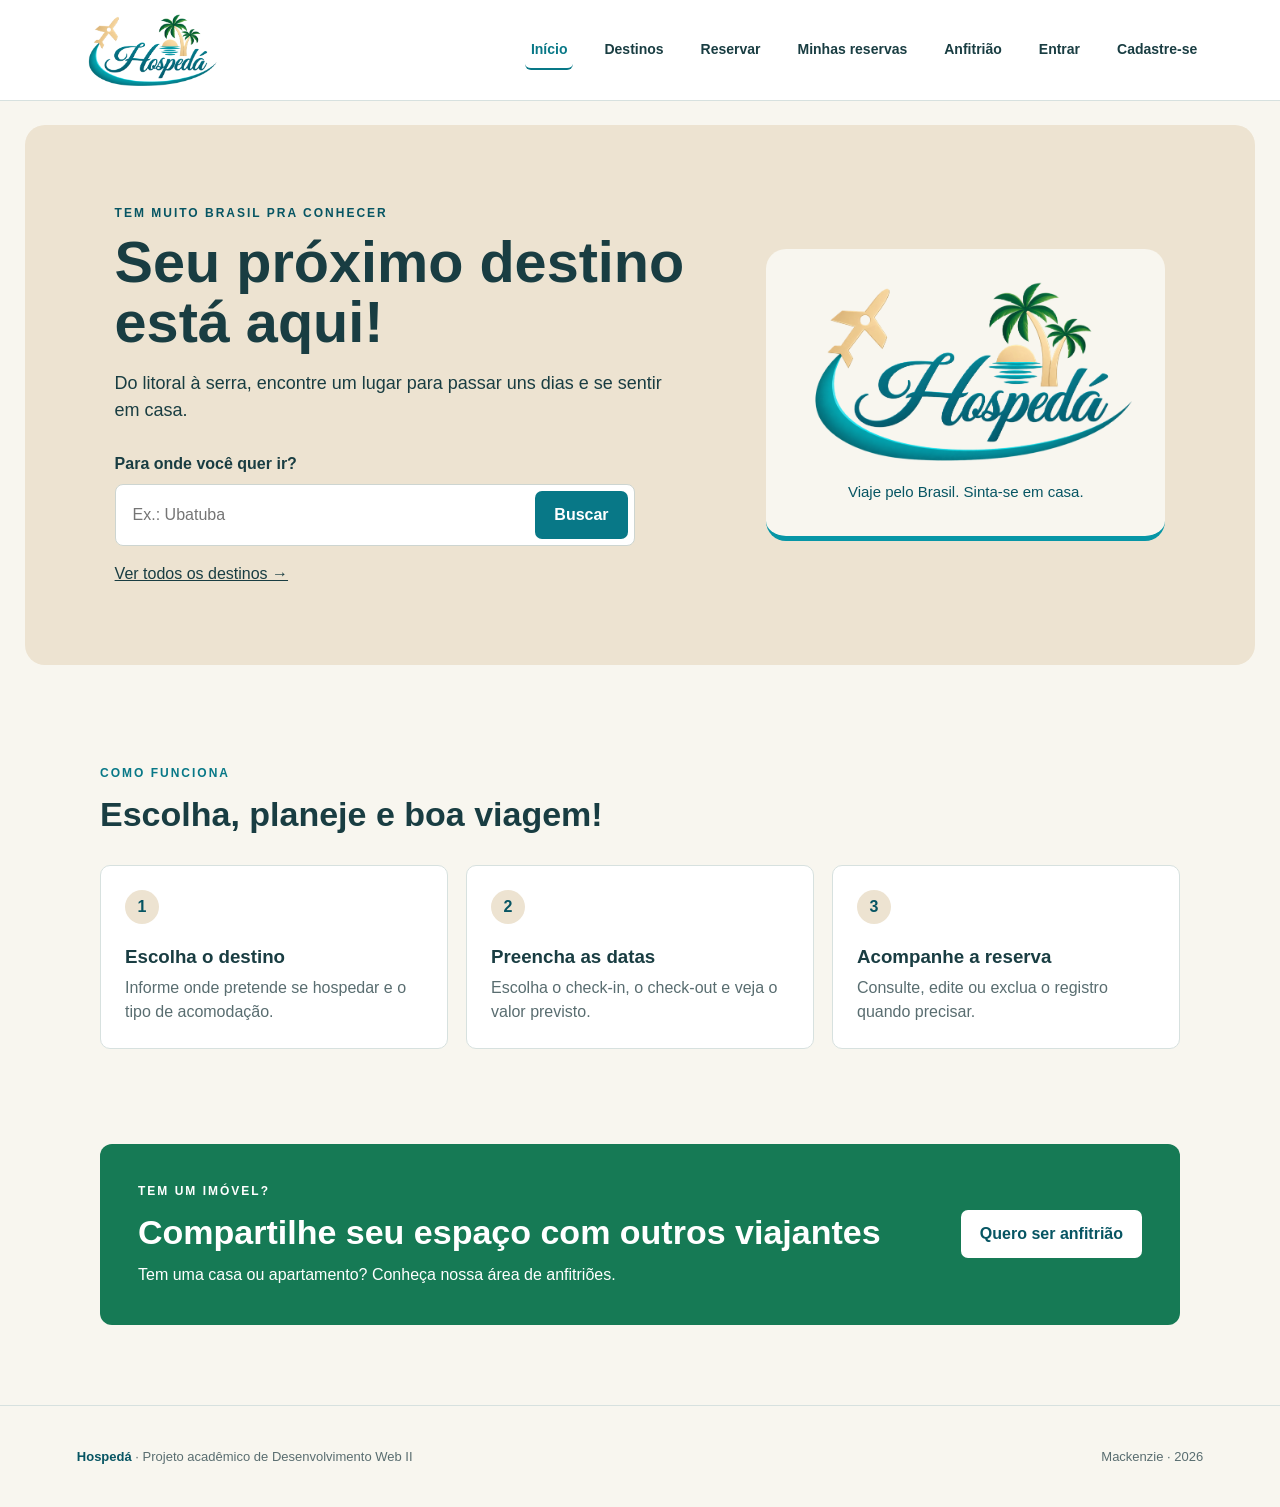
<file: index.html>
<!doctype html>
<html lang="pt-BR">

<head>
  <meta charset="UTF-8" />
  <meta name="viewport" content="width=device-width, initial-scale=1.0" />
  <title>Hospedá - Início</title>
  <link rel="stylesheet" href="css/style.css" />
  <link rel="stylesheet" href="css/home.css" />
</head>

<body>
  <!-- Menu principal -->
  <header>
    <a class="logo" href="index.html"><img src="img/logo-hospeda.png" alt="Hospedá - início"></a>
    <nav>
      <a href="index.html" class="selecionado">Início</a>
      <a href="destinos.html">Destinos</a>
      <a href="reserva.html">Reservar</a>
      <a href="reservas.html">Minhas reservas</a>
      <a href="anfitriao.html">Anfitrião</a>
      <a href="login.html">Entrar</a>
      <a href="cadastro.html">Cadastre-se</a>
    </nav>
  </header>
  <main>
    <!-- Banner de busca inicial -->
    <section class="banner">
      <div class="texto-banner">
        <p class="destaque">TEM MUITO BRASIL PRA CONHECER</p>
        <h1>Seu próximo destino está aqui!</h1>
        <p>Do litoral à serra, encontre um lugar para passar uns dias e se sentir em casa.</p>
        <form action="destinos.html" method="get" class="busca-destino">
          <label for="destino-busca">Para onde você quer ir?</label>
          <div>
            <input id="destino-busca" name="destino" type="search" placeholder="Ex.: Ubatuba" maxlength="70" /><button
              class="botao botao-claro" type="submit">Buscar</button>
          </div>
        </form>
        <a class="ver-destinos" href="destinos.html">
          Ver todos os destinos →
        </a>
      </div>
      <div class="marca-banner">
        <img src="img/logo-hospeda.png" alt="Hospedá">
        <p>Viaje pelo Brasil. Sinta-se em casa.</p>
      </div>
    </section>
    <!-- Passos de uso do site -->
    <section class="conteudo home-info">
      <p class="destaque verde">COMO FUNCIONA</p>
      <h2>Escolha, planeje e boa viagem!</h2>
      <div class="passos">
        <article>
          <b>1</b>
          <h3>Escolha o destino</h3>
          <p>Informe onde pretende se hospedar e o tipo de acomodação.</p>
        </article>
        <article>
          <b>2</b>
          <h3>Preencha as datas</h3>
          <p>Escolha o check-in, o check-out e veja o valor previsto.</p>
        </article>
        <article>
          <b>3</b>
          <h3>Acompanhe a reserva</h3>
          <p>Consulte, edite ou exclua o registro quando precisar.</p>
        </article>
      </div>
    </section>
    <!-- Chamada para anfitrioes -->
    <section class="chamada-anfitriao">
      <div>
        <p class="destaque">TEM UM IMÓVEL?</p>
        <h2>Compartilhe seu espaço com outros viajantes</h2>
        <p>Tem uma casa ou apartamento? Conheça nossa área de anfitriões.</p>
      </div>
      <a class="botao botao-claro" href="anfitriao.html">Quero ser anfitrião</a>
    </section>
  </main>
  <footer>
    <p>
      <strong>Hospedá</strong> · Projeto acadêmico de Desenvolvimento Web II
    </p>
    <p>Mackenzie · 2026</p>
  </footer>
  <script src="js/conta.js"></script>
</body>

</html>
</file>
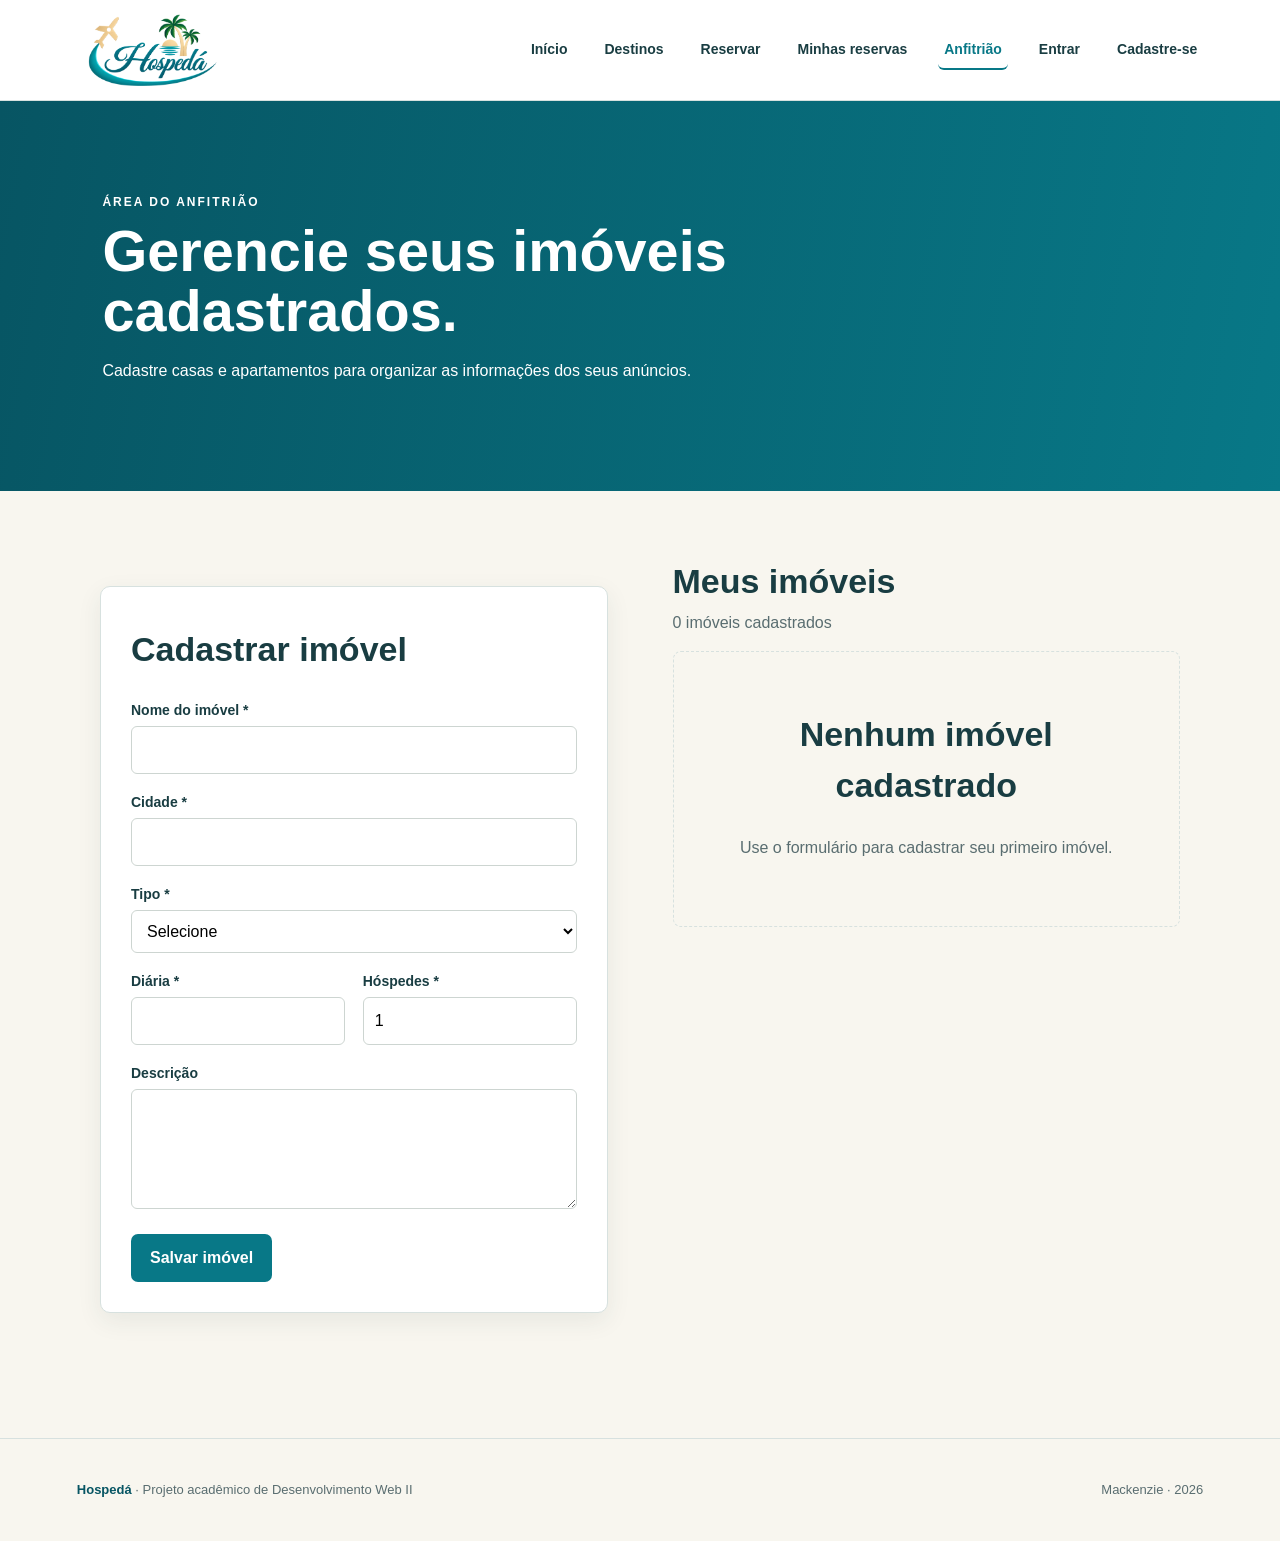
<file: anfitriao.html>
<!DOCTYPE html>
<html lang="pt-BR">
  <head>
    <meta charset="UTF-8" />
    <meta name="viewport" content="width=device-width, initial-scale=1.0" />
    <title>Hospedá - Área do anfitrião</title>
    <link rel="stylesheet" href="css/style.css" />
    <link rel="stylesheet" href="css/anfitriao.css" />
  </head>
  <body>
    <!-- Menu principal -->
    <header>
      <a class="logo" href="index.html">
        <img src="img/logo-hospeda.png" alt="Hospedá - início" />
      </a>
      <nav>
        <a href="index.html">Início</a>
        <a href="destinos.html">Destinos</a>
        <a href="reserva.html">Reservar</a>
        <a href="reservas.html">Minhas reservas</a>
        <a href="anfitriao.html" class="selecionado">Anfitrião</a>
        <a href="login.html">Entrar</a>
        <a href="cadastro.html">Cadastre-se</a>
      </nav>
    </header>

    <main>
      <!-- Apresentacao da area do anfitriao -->
      <section class="banner-anfitriao">
        <div>
          <p class="destaque">ÁREA DO ANFITRIÃO</p>
          <h1>Gerencie seus imóveis cadastrados.</h1>
          <p>Cadastre casas e apartamentos para organizar as informações dos seus anúncios.</p>
        </div>
      </section>

      <section class="conteudo conteudo-anfitriao">
        <!-- Cadastro e edicao de imoveis -->
        <form id="form-anfitriao" class="form-simples">
          <h2 id="titulo-imovel">Cadastrar imóvel</h2>
          <input type="hidden" id="id-imovel" />

          <div class="campo">
            <label for="nome-imovel">Nome do imóvel *</label>
            <input type="text" id="nome-imovel" maxlength="60" required />
          </div>

          <div class="campo">
            <label for="cidade-imovel">Cidade *</label>
            <input type="text" id="cidade-imovel" maxlength="70" required />
          </div>

          <div class="campo">
            <label for="tipo-imovel">Tipo *</label>
            <select id="tipo-imovel" required>
              <option value="">Selecione</option>
              <option>Casa</option>
              <option>Apartamento</option>
            </select>
          </div>

          <div class="linha-form">
            <div class="campo">
              <label for="diaria-imovel">Diária *</label>
              <input type="number" id="diaria-imovel" min="50" required />
            </div>

            <div class="campo">
              <label for="hospedes-imovel">Hóspedes *</label>
              <input type="number" id="hospedes-imovel" min="1" max="12" value="1" required />
            </div>
          </div>

          <div class="campo">
            <label for="descricao-imovel">Descrição</label>
            <textarea id="descricao-imovel" rows="4" maxlength="160"></textarea>
          </div>

          <p id="mensagem-anfitriao" class="mensagem-anfitriao"></p>
          <button class="botao botao-verde" type="submit" id="salvar-imovel">Salvar imóvel</button>
        </form>

        <!-- Lista de imoveis cadastrados -->
        <section>
          <div class="cabecalho-lista-imoveis">
            <h2>Meus imóveis</h2>
            <p id="total-imoveis">0 imóveis cadastrados</p>
          </div>

          <div id="lista-imoveis" class="lista-imoveis"></div>
          <div id="sem-imoveis" class="sem-reservas">
            <h2>Nenhum imóvel cadastrado</h2>
            <p>Use o formulário para cadastrar seu primeiro imóvel.</p>
          </div>
        </section>
      </section>
    </main>

    <footer>
      <p><strong>Hospedá</strong> · Projeto acadêmico de Desenvolvimento Web II</p>
      <p>Mackenzie · 2026</p>
    </footer>

    <script type="module" src="js/anfitriao.js"></script>
    <script src="js/conta.js"></script>
  </body>
</html>
</file>
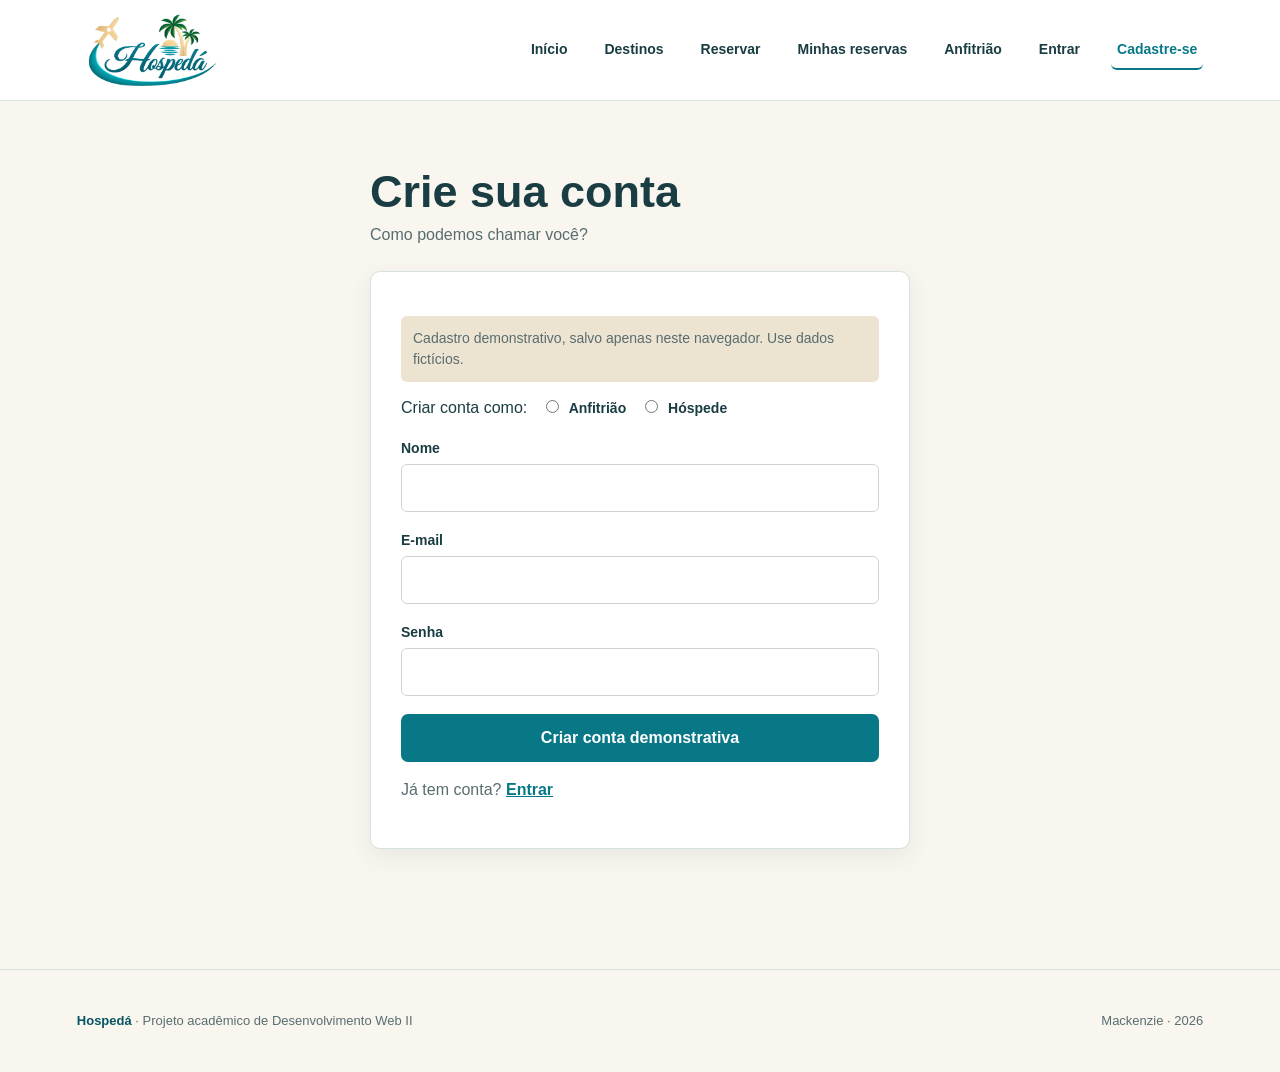
<file: cadastro.html>
﻿<!DOCTYPE html>
<html lang="pt-BR">
  <head>
    <meta charset="UTF-8" />
    <meta name="viewport" content="width=device-width, initial-scale=1.0" />
    <title>Hospedá - Cadastro</title>
    <link rel="stylesheet" href="css/style.css" />
    <link rel="stylesheet" href="css/conta.css" />
  </head>
  <body>
    <!-- Menu principal -->
    <header>
      <a class="logo" href="index.html">
        <img src="img/logo-hospeda.png" alt="Hospedá - início" />
      </a>
      <nav>
        <a href="index.html">Início</a>
        <a href="destinos.html">Destinos</a>
        <a href="reserva.html">Reservar</a>
        <a href="reservas.html">Minhas reservas</a>
        <a href="anfitriao.html">Anfitrião</a>
        <a href="login.html">Entrar</a>
        <a href="cadastro.html" class="selecionado">Cadastre-se</a>
      </nav>
    </header>

    <main class="conteudo pagina-conta">
      <!-- Formulario de cadastro demonstrativo -->
      <div class="cabecalho-pagina">
        <h1>Crie sua conta</h1>
        <p>Como podemos chamar você?</p>
      </div>

      <form id="form-cadastro" class="form-simples">
        <p class="aviso-conta">
          Cadastro demonstrativo, salvo apenas neste navegador. Use dados fictícios.
        </p>

        <div class="campo tipo-conta">
          <p>Criar conta como:</p>
          <label><input type="radio" name="tipo-conta" value="anfitriao" required /> Anfitrião</label>
          <label><input type="radio" name="tipo-conta" value="hospede" required /> Hóspede</label>
        </div>

        <div class="campo">
          <label for="nome-conta">Nome</label>
          <input id="nome-conta" name="nome" type="text" minlength="3" maxlength="60" required />
        </div>

        <div class="campo">
          <label for="email">E-mail</label>
          <input id="email" name="email" type="email" maxlength="120" required />
        </div>

        <div class="campo">
          <label for="senha">Senha</label>
          <input id="senha" name="senha" type="password" minlength="4" maxlength="30" required />
        </div>

        <p id="mensagem-conta" role="status"></p>
        <button class="botao botao-verde" type="submit">Criar conta demonstrativa</button>
        <p>Já tem conta? <a class="link-conta" href="login.html">Entrar</a></p>
      </form>
    </main>

    <footer>
      <p><strong>Hospedá</strong> · Projeto acadêmico de Desenvolvimento Web II</p>
      <p>Mackenzie · 2026</p>
    </footer>

    <script src="js/conta.js"></script>
  </body>
</html>
</file>
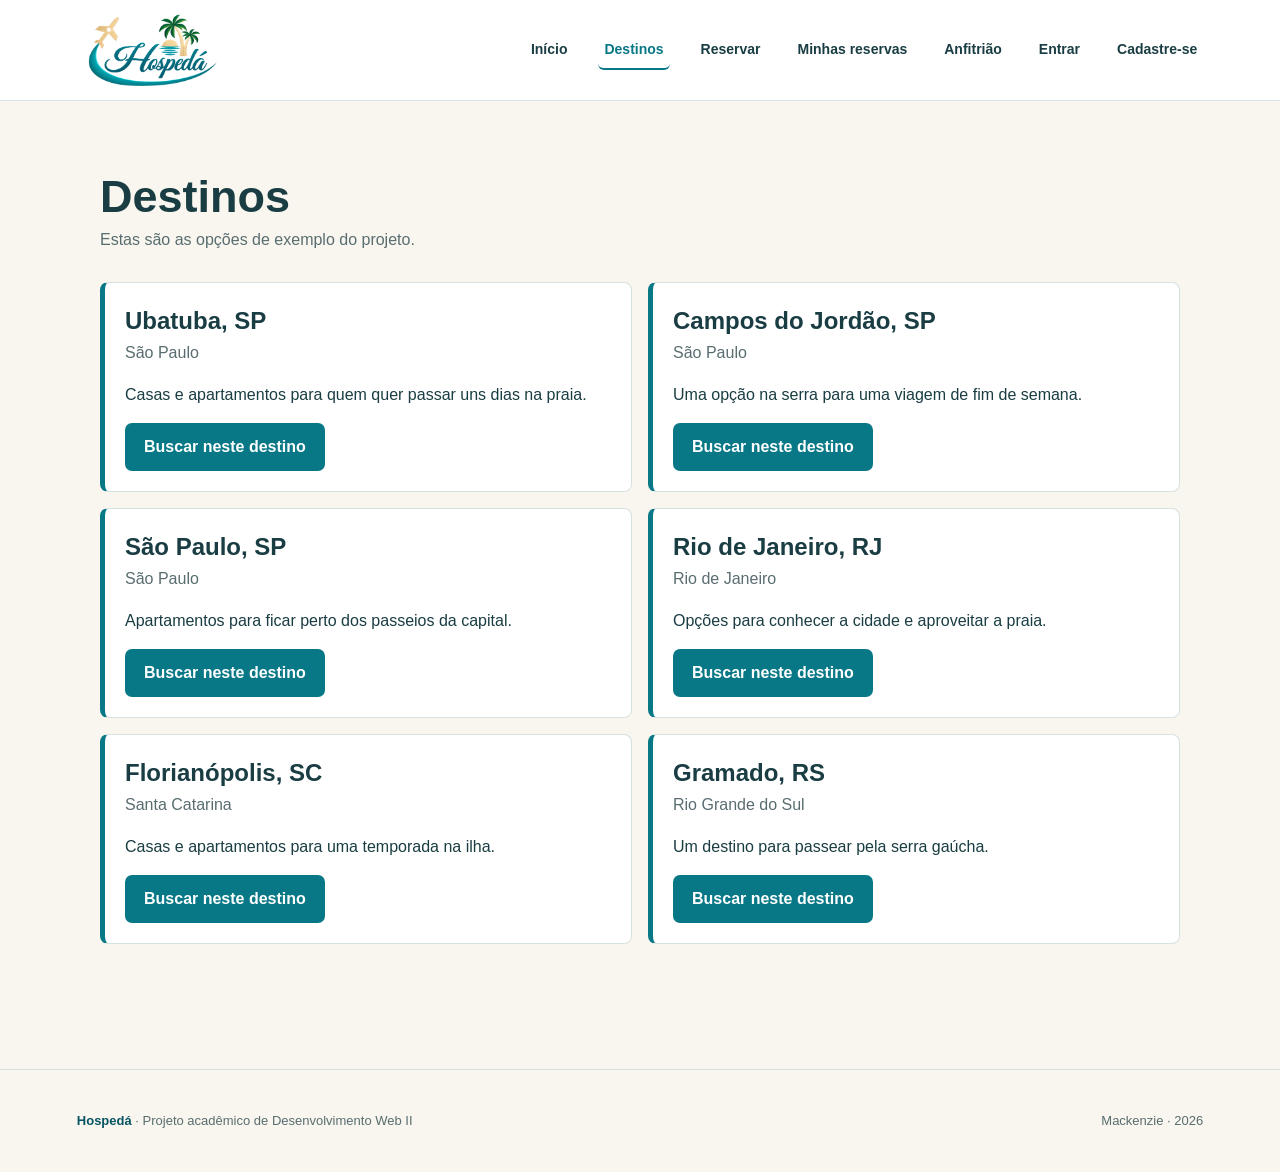
<file: destinos.html>
<!DOCTYPE html>
<html lang="pt-BR">
  <head>
    <meta charset="UTF-8" />
    <meta name="viewport" content="width=device-width, initial-scale=1.0" />
    <title>Hospedá - Destinos</title>
    <link rel="stylesheet" href="css/style.css" />
    <link rel="stylesheet" href="css/destinos.css" />
  </head>
  <body>
    <!-- Menu principal -->
    <header>
      <a class="logo" href="index.html">
        <img src="img/logo-hospeda.png" alt="Hospedá - início" />
      </a>
      <nav>
        <a href="index.html">Início</a>
        <a href="destinos.html" class="selecionado">Destinos</a>
        <a href="reserva.html">Reservar</a>
        <a href="reservas.html">Minhas reservas</a>
        <a href="anfitriao.html">Anfitrião</a>
        <a href="login.html">Entrar</a>
        <a href="cadastro.html">Cadastre-se</a>
      </nav>
    </header>

    <main class="conteudo pagina-interna">
      <div class="cabecalho-pagina">
        <h1>Destinos</h1>
        <p>Estas são as opções de exemplo do projeto.</p>
      </div>

      <!-- Lista montada pelo JavaScript -->
      <section id="lista-destinos" class="lista-reservas"></section>
    </main>

    <footer>
      <p><strong>Hospedá</strong> · Projeto acadêmico de Desenvolvimento Web II</p>
      <p>Mackenzie · 2026</p>
    </footer>

    <script src="js/destinos.js"></script>
    <script src="js/conta.js"></script>
  </body>
</html>
</file>
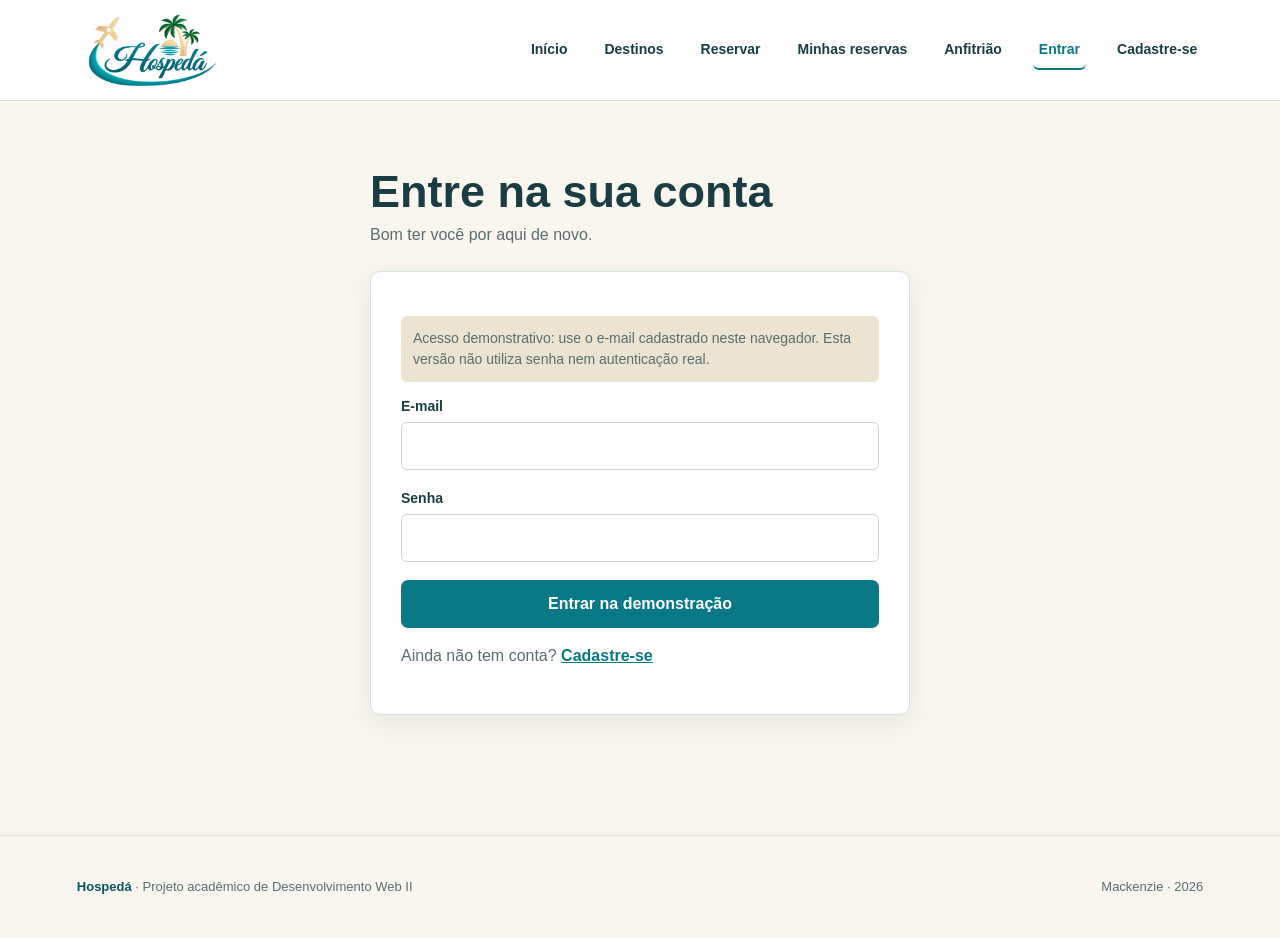
<file: login.html>
<!DOCTYPE html>
<html lang="pt-BR">
<head>
  <meta charset="UTF-8">
  <meta name="viewport" content="width=device-width, initial-scale=1.0">
  <title>Hospedá - Entrar</title>
  <link rel="stylesheet" href="css/style.css">
  <link rel="stylesheet" href="css/conta.css">
</head>
<body>
  <!-- Menu principal -->
  <header>
    <a class="logo" href="index.html"><img src="img/logo-hospeda.png" alt="Hospedá - início"></a>
    <nav>
        <a href="index.html">Início</a>
        <a href="destinos.html">Destinos</a>
        <a href="reserva.html">Reservar</a>
        <a href="reservas.html">Minhas reservas</a>
        <a href="anfitriao.html">Anfitrião</a>
        <a href="login.html" class="selecionado">Entrar</a>
        <a href="cadastro.html">Cadastre-se</a>
      </nav>
  </header>
  <main class="conteudo pagina-conta">
    <!-- Formulario de login demonstrativo -->
    <div class="cabecalho-pagina"><h1>Entre na sua conta</h1><p>Bom ter você por aqui de novo.</p></div>
    <form id="form-login" class="form-simples">
      <p class="aviso-conta">Acesso demonstrativo: use o e-mail cadastrado neste navegador. Esta versão não utiliza senha nem autenticação real.</p>
      <div class="campo"><label for="email">E-mail</label><input id="email" name="email" type="email" autocomplete="email" maxlength="120" required></div>
      <div class="campo"><label for="senha">Senha</label><input id="senha" name="senha" type="password" maxlength="30" required></div>
      <p id="mensagem-conta" role="status"></p>
      <button class="botao botao-verde" type="submit">Entrar na demonstração</button>
      <p>Ainda não tem conta? <a class="link-conta" href="cadastro.html">Cadastre-se</a></p>
    </form>
  </main>
  <footer><p><strong>Hospedá</strong> · Projeto acadêmico de Desenvolvimento Web II</p><p>Mackenzie · 2026</p></footer>
  <script src="js/conta.js"></script>
</body>
</html>
</file>
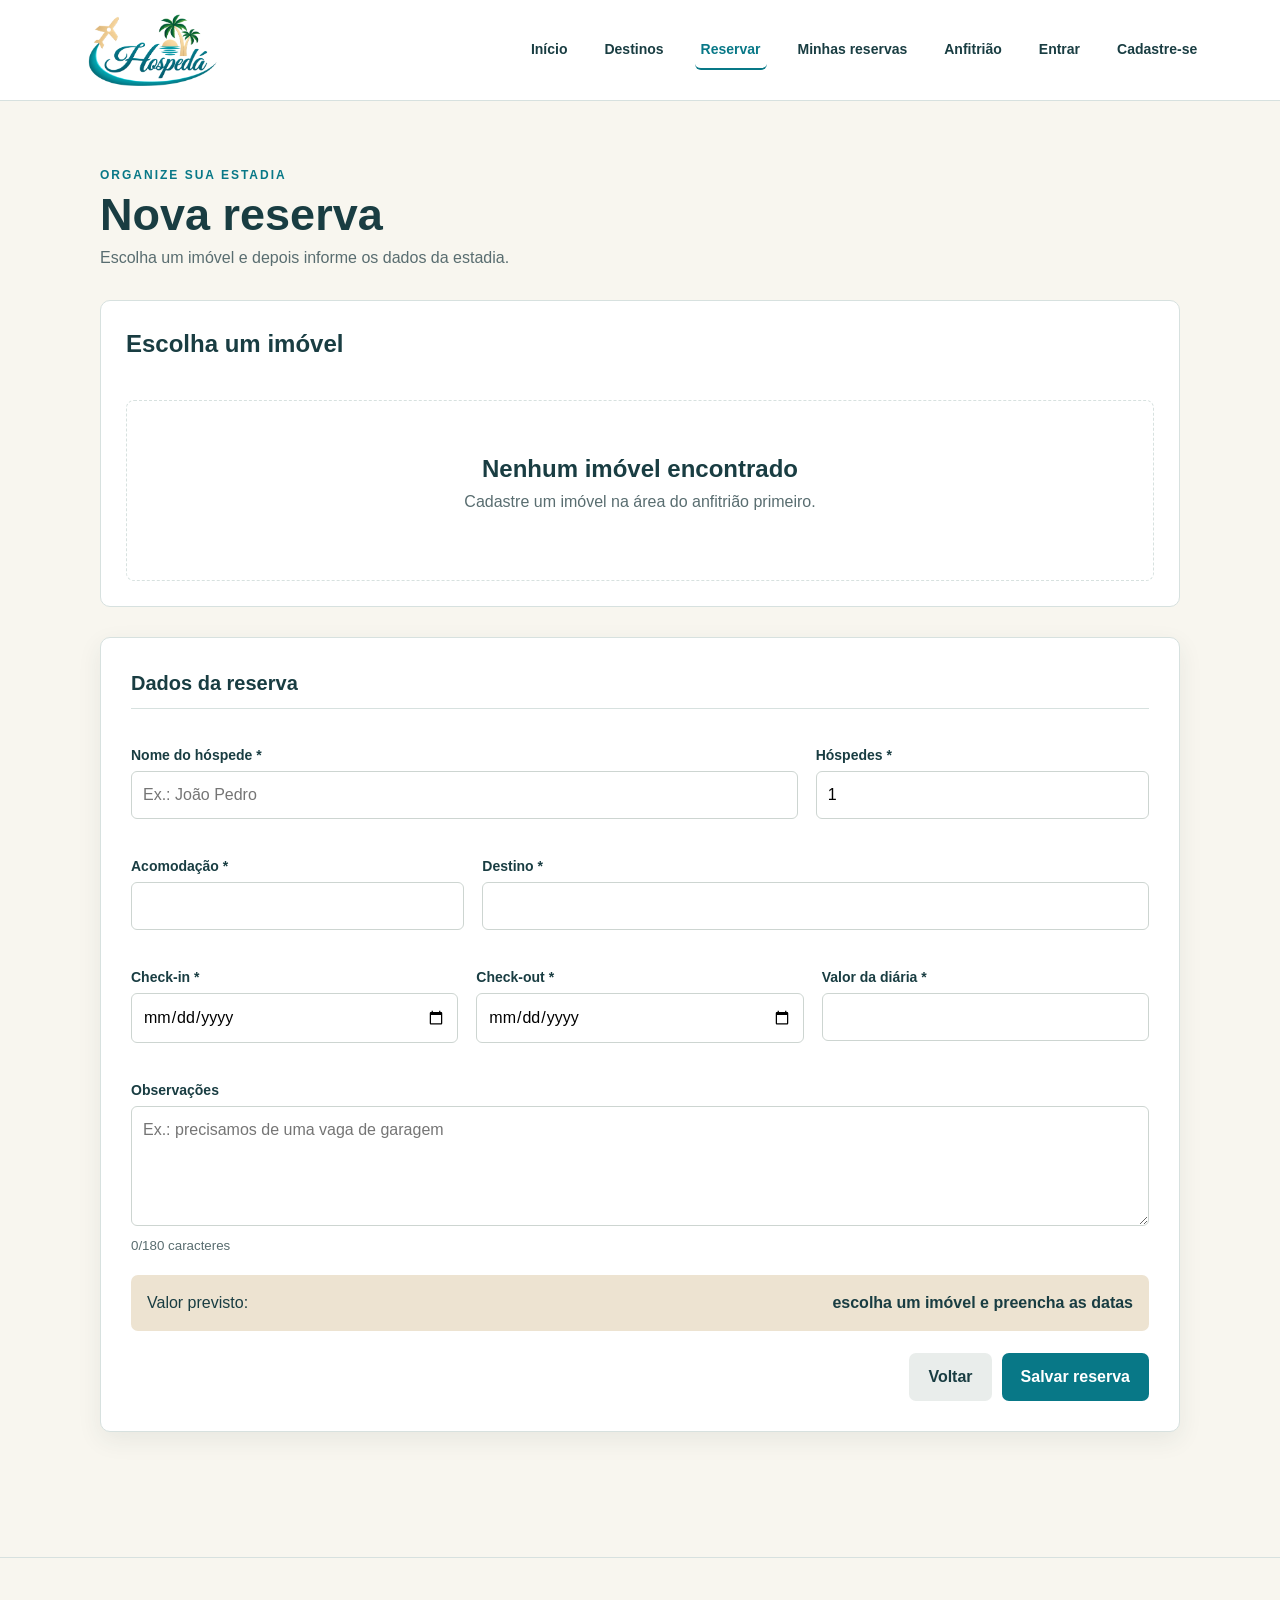
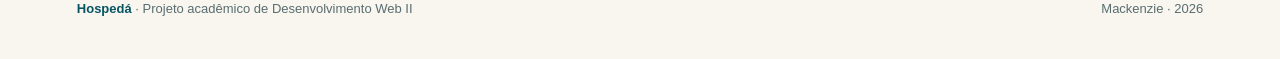
<file: reserva.html>
<!DOCTYPE html>
<html lang="pt-BR">
  <head>
    <meta charset="UTF-8" />
    <meta name="viewport" content="width=device-width, initial-scale=1.0" />
    <title>Hospedá - Nova reserva</title>
    <link rel="stylesheet" href="css/style.css" />
    <link rel="stylesheet" href="css/reserva.css" />
  </head>
  <body>
    <!-- Menu principal -->
    <header>
      <a class="logo" href="index.html">
        <img src="img/logo-hospeda.png" alt="Hospedá - início" />
      </a>
      <nav>
        <a href="index.html">Início</a>
        <a href="destinos.html">Destinos</a>
        <a href="reserva.html" class="selecionado">Reservar</a>
        <a href="reservas.html">Minhas reservas</a>
        <a href="anfitriao.html">Anfitrião</a>
        <a href="login.html">Entrar</a>
        <a href="cadastro.html">Cadastre-se</a>
      </nav>
    </header>

    <main class="conteudo pagina-interna">
      <div class="cabecalho-pagina">
        <p class="destaque verde">ORGANIZE SUA ESTADIA</p>
        <h1 id="titulo-formulario">Nova reserva</h1>
        <p>Escolha um imóvel e depois informe os dados da estadia.</p>
      </div>

      <!-- Imoveis disponiveis para escolha -->
      <section class="buscar-imovel">
        <h2>Escolha um imóvel</h2>
        <div id="lista-imoveis-reserva" class="lista-imoveis"></div>
        <div id="sem-imoveis-reserva" class="sem-reservas">
          <h2>Nenhum imóvel encontrado</h2>
          <p>Cadastre um imóvel na área do anfitrião primeiro.</p>
        </div>
      </section>

      <!-- Formulario com os dados da estadia -->
      <form id="form-reserva" novalidate>
        <input type="hidden" id="id-reserva" />
        <input type="hidden" id="id-imovel-reserva" />
        <div id="mensagem" class="mensagem"></div>

        <h2>Dados da reserva</h2>
        <small id="erro-imovel" class="erro"></small>

        <div class="linha-form">
          <div class="campo grande">
            <label for="nome">Nome do hóspede *</label>
            <input type="text" id="nome" placeholder="Ex.: João Pedro" maxlength="60" />
            <small id="erro-nome" class="erro"></small>
          </div>
          <div class="campo">
            <label for="hospedes">Hóspedes *</label>
            <input type="number" id="hospedes" min="1" max="12" value="1" />
            <small id="erro-hospedes" class="erro"></small>
          </div>
        </div>

        <div class="linha-form">
          <div class="campo">
            <label for="acomodacao">Acomodação *</label>
            <input type="text" id="acomodacao" readonly />
            <small id="erro-acomodacao" class="erro"></small>
          </div>
          <div class="campo grande">
            <label for="destino">Destino *</label>
            <input type="text" id="destino" readonly />
            <small id="erro-destino" class="erro"></small>
          </div>
        </div>

        <div class="linha-form">
          <div class="campo">
            <label for="checkin">Check-in *</label>
            <input type="date" id="checkin" />
            <small id="erro-checkin" class="erro"></small>
          </div>
          <div class="campo">
            <label for="checkout">Check-out *</label>
            <input type="date" id="checkout" />
            <small id="erro-checkout" class="erro"></small>
          </div>
          <div class="campo">
            <label for="diaria">Valor da diária *</label>
            <input type="number" id="diaria" readonly />
            <small id="erro-diaria" class="erro"></small>
          </div>
        </div>

        <div class="campo">
          <label for="observacoes">Observações</label>
          <textarea id="observacoes" rows="4" maxlength="180" placeholder="Ex.: precisamos de uma vaga de garagem"></textarea>
          <small><span id="contador">0</span>/180 caracteres</small>
        </div>

        <div class="total-form">
          <span>Valor previsto:</span>
          <strong id="valor-previsto">escolha um imóvel e preencha as datas</strong>
        </div>

        <div class="botoes-form">
          <a class="botao botao-cinza" href="reservas.html">Voltar</a>
          <button class="botao botao-verde" type="submit" id="salvar">Salvar reserva</button>
        </div>
      </form>
    </main>

    <footer>
      <p><strong>Hospedá</strong> · Projeto acadêmico de Desenvolvimento Web II</p>
      <p>Mackenzie · 2026</p>
    </footer>

    <script type="module" src="js/reserva.js"></script>
    <script src="js/conta.js"></script>
  </body>
</html>
</file>
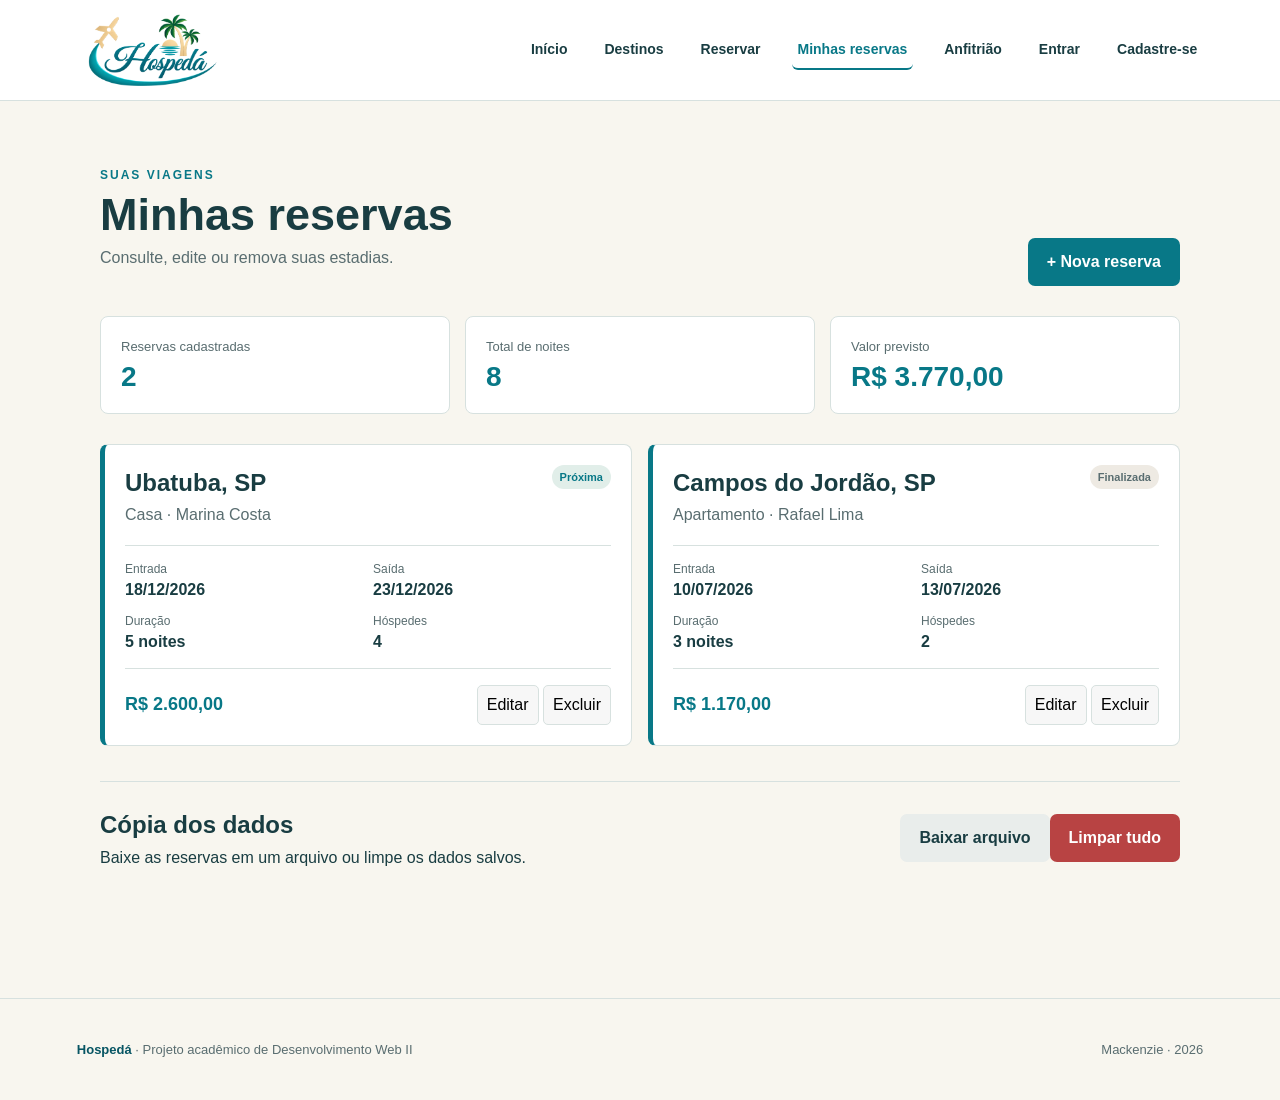
<file: reservas.html>
<!DOCTYPE html>
<html lang="pt-BR">

<head>
  <meta charset="UTF-8" />
  <meta name="viewport" content="width=device-width, initial-scale=1.0" />
  <title>Hospedá - Minhas reservas</title>
  <link rel="stylesheet" href="css/style.css" />
  <link rel="stylesheet" href="css/reservas.css" />
</head>

<body>
  <!-- Menu principal -->
  <header>
    <a class="logo" href="index.html"><img src="img/logo-hospeda.png" alt="Hospedá - início" /></a>
    <nav>
      <a href="index.html">Início</a>
      <a href="destinos.html">Destinos</a>
      <a href="reserva.html">Reservar</a>
      <a href="reservas.html" class="selecionado">Minhas reservas</a>
      <a href="anfitriao.html">Anfitrião</a>
      <a href="login.html">Entrar</a>
      <a href="cadastro.html">Cadastre-se</a>
    </nav>
  </header>
  <main class="conteudo pagina-interna">
    <!-- Resumo das reservas -->
    <div class="topo-reservas">
      <div class="cabecalho-pagina">
        <p class="destaque verde">SUAS VIAGENS</p>
        <h1>Minhas reservas</h1>
        <p>Consulte, edite ou remova suas estadias.</p>
      </div>
      <a class="botao botao-verde" href="reserva.html">+ Nova reserva</a>
    </div>
    <section class="indicadores">
      <article>
        <span>Reservas cadastradas</span><strong id="qtd-reservas">0</strong>
      </article>
      <article>
        <span>Total de noites</span><strong id="total-noites">0</strong>
      </article>
      <article>
        <span>Valor previsto</span><strong id="valor-total">R$ 0,00</strong>
      </article>
    </section>
    <!-- Lista montada pelo JavaScript -->
    <section id="lista-reservas" class="lista-reservas"></section>
    <div id="sem-reservas" class="sem-reservas">
      <span>⌂</span>
      <h2>Nenhuma reserva encontrada</h2>
      <p>Cadastre uma reserva para ela aparecer aqui.</p>
    </div>
    <!-- Acoes sobre os dados salvos no navegador -->
    <section class="arquivo-local">
      <div>
        <h2>Cópia dos dados</h2>
        <p>Baixe as reservas em um arquivo ou limpe os dados salvos.</p>
      </div>
      <div>
        <button id="baixar" class="botao botao-cinza" type="button">
          Baixar arquivo</button><button id="limpar" class="botao botao-perigo" type="button">
          Limpar tudo
        </button>
      </div>
    </section>
  </main>
  <footer>
    <p>
      <strong>Hospedá</strong> · Projeto acadêmico de Desenvolvimento Web II
    </p>
    <p>Mackenzie · 2026</p>
  </footer>
  <script type="module" src="js/reservas.js"></script>
  <script src="js/conta.js"></script>
</body>

</html>
</file>
<file: css/style.css>
/* CSS principal */
:root {
  --turquesa: #087887;
  --azul: #0796a6;
  --verde-tropical: #167a55;
  --turquesa-escuro: #075563;
  --bege: #ede3d1;
  --areia: #d9c9a3;
  --texto: #193d42;
  --cinza: #596d70;
  --borda: #d7e1df;
  --branco: #fff;
  --vermelho: #b84343;
}

* {
  box-sizing: border-box;
}

html {
  scroll-behavior: smooth;
}

body {
  margin: 0;
  background: #f8f6ef;
  color: var(--texto);
  font-family: Arial, Helvetica, sans-serif;
  line-height: 1.5;
}

a {
  color: inherit;
  text-decoration: none;
}

button,
input,
select,
textarea {
  font: inherit;
}

button {
  cursor: pointer;
}

header {
  min-height: 72px;
  padding: 12px 6%;
  display: flex;
  align-items: center;
  justify-content: space-between;
  gap: 30px;
  flex-wrap: wrap;
  background: white;
  border-bottom: 1px solid var(--borda);
}

.logo {
  display: block;
  flex-shrink: 0;
}

.logo img {
  display: block;
  width: 145px;
  height: 76px;
  object-fit: contain;
}

nav {
  display: flex;
  flex-wrap: wrap;
  justify-content: flex-end;
  gap: 25px;
  font-size: 14px;
  font-weight: bold;
}

nav a {
  padding: 8px 6px;
  border-bottom: 2px solid transparent;
  border-radius: 6px;
  transition: 0.2s;
}

nav a.menu-hover {
  color: white;
  border-color: var(--turquesa);
  background: var(--turquesa);
  transform: scale(1.08);
}

nav .selecionado {
  color: var(--turquesa);
  border-color: var(--turquesa);
}

.conteudo {
  width: min(1080px, calc(100% - 36px));
  margin: auto;
}

.pagina-interna {
  min-height: 700px;
  padding: 65px 0;
}

.cabecalho-pagina h1 {
  margin: 5px 0;
  font: bold 45px Arial, sans-serif;
}

.cabecalho-pagina > p:last-child {
  margin-top: 5px;
  color: var(--cinza);
}

.destaque {
  margin: 0;
  font-size: 12px;
  font-weight: bold;
  letter-spacing: 2px;
}

.verde {
  color: var(--turquesa);
}

.botao {
  display: inline-block;
  padding: 12px 19px;
  border: 0;
  border-radius: 7px;
  font-weight: bold;
}

.botao:hover {
  opacity: 0.88;
}

.botao-claro {
  background: white;
  color: var(--turquesa-escuro);
}

.botao-verde {
  background: var(--turquesa);
  color: white;
}

.botao-cinza {
  background: #e9edeb;
  color: var(--texto);
}

.botao-perigo {
  background: var(--vermelho);
  color: white;
}

#form-reserva,
.form-simples {
  margin-top: 30px;
  padding: 30px;
  border: 1px solid var(--borda);
  border-radius: 10px;
  background: white;
  box-shadow: 0 8px 25px rgba(40, 70, 60, 0.08);
}

.form-simples h2 {
  margin-bottom: 3px;
}

.form-simples > p {
  color: var(--cinza);
}

.linha-form {
  display: flex;
  gap: 18px;
}

.campo {
  flex: 1;
  margin-bottom: 18px;
}

.campo.grande {
  flex: 2;
}

.campo label {
  display: block;
  margin-bottom: 5px;
  font-size: 14px;
  font-weight: bold;
}

.campo input,
.campo select,
.campo textarea {
  width: 100%;
  padding: 11px;
  border: 1px solid #cdd5d1;
  border-radius: 6px;
  background: #fff;
}

.campo input:focus,
.campo select:focus,
.campo textarea:focus {
  outline: 2px solid #bad0c8;
  border-color: var(--turquesa);
}

.campo small {
  color: var(--cinza);
}

.campo .erro,
.erro {
  min-height: 19px;
  display: block;
  color: var(--vermelho);
  font-size: 12px;
}

.campo .invalido {
  border-color: var(--vermelho);
}

.mensagem {
  display: none;
  margin-bottom: 18px;
  padding: 12px;
  border-radius: 5px;
}

.mensagem.sucesso {
  display: block;
  background: #dff1e6;
  color: #23613e;
}

.mensagem.falha {
  display: block;
  background: #f7dfdf;
  color: #963b3b;
}

.lista-reservas,
.lista-imoveis {
  display: grid;
  gap: 16px;
}

.lista-reservas {
  grid-template-columns: repeat(2, 1fr);
}

.cartao-reserva {
  padding: 20px;
  border: 1px solid var(--borda);
  border-left: 5px solid var(--turquesa);
  border-radius: 8px;
  background: white;
}

.cartao-reserva h2 {
  margin: 0;
  font-family: Arial, Helvetica, sans-serif;
}

.cartao-reserva .subtitulo {
  margin: 2px 0 18px;
  color: var(--cinza);
}

.dados-cartao {
  padding: 14px 0;
  display: grid;
  grid-template-columns: repeat(2, 1fr);
  gap: 10px;
  border-top: 1px solid var(--borda);
  border-bottom: 1px solid var(--borda);
}

.dados-cartao span {
  display: block;
  color: var(--cinza);
  font-size: 12px;
}

.rodape-cartao {
  margin-top: 16px;
  display: flex;
  align-items: center;
  justify-content: space-between;
  gap: 10px;
}

.rodape-cartao strong {
  color: var(--turquesa);
  font-size: 18px;
}

.rodape-cartao button {
  padding: 7px 9px;
  border: 1px solid var(--borda);
  border-radius: 5px;
  background: #f7f7f7;
}

.rodape-cartao button:hover {
  background: var(--bege);
}

.sem-reservas {
  padding: 50px;
  text-align: center;
  border: 1px dashed var(--borda);
  border-radius: 8px;
}

.sem-reservas span {
  font-size: 35px;
  color: var(--areia);
}

.sem-reservas h2 {
  margin-bottom: 3px;
}

.sem-reservas p {
  margin-top: 0;
  color: var(--cinza);
}

footer {
  margin-top: 60px;
  padding: 28px 6%;
  display: flex;
  justify-content: space-between;
  gap: 20px;
  border-top: 1px solid var(--borda);
  color: var(--cinza);
  font-size: 13px;
}

footer strong {
  color: var(--turquesa-escuro);
}

a:focus-visible,
button:focus-visible {
  outline: 3px solid var(--azul);
  outline-offset: 4px;
}

@media (max-width: 760px) {
  header {
    align-items: center;
    flex-direction: column;
    gap: 12px;
    padding: 14px 18px;
  }

  nav {
    width: 100%;
    display: grid;
    grid-template-columns: 1fr 1fr;
    gap: 8px;
    font-size: 13px;
  }

  nav a {
    padding: 9px 8px;
    text-align: center;
    border: 1px solid var(--borda);
    border-radius: 6px;
    background: white;
  }

  nav a.menu-hover,
  nav .selecionado {
    background: var(--turquesa);
    color: white;
    border-color: var(--turquesa);
  }

  .logo img {
    width: 125px;
    height: 65px;
  }

  .lista-reservas {
    grid-template-columns: 1fr;
  }

  .linha-form {
    display: block;
  }

  .cabecalho-pagina h1 {
    font-size: 37px;
  }

  footer {
    flex-direction: column;
  }
}

@media (max-width: 360px) {
  nav {
    grid-template-columns: 1fr;
  }
}
</file>
<file: css/home.css>
.banner {
  width: calc(100% - 50px);
  min-height: 540px;
  margin: 24px auto;
  padding: 65px 7%;
  display: flex;
  align-items: center;
  justify-content: space-between;
  overflow: hidden;
  position: relative;
  border-radius: 20px;
  background: var(--bege);
  color: var(--texto);
}

.texto-banner {
  width: 55%;
  position: relative;
  z-index: 2;
}

.texto-banner h1 {
  margin: 10px 0 18px;
  font-family: Arial, Helvetica, sans-serif;
  font-size: clamp(38px, 4.5vw, 62px);
  line-height: 1.05;
}

.texto-banner > p:not(.destaque) {
  max-width: 570px;
  margin-bottom: 28px;
  font-size: 18px;
}

.busca-destino {
  max-width: 520px;
  margin-top: 26px;
}

.busca-destino label {
  display: block;
  margin-bottom: 8px;
  font-weight: bold;
}

.busca-destino div {
  display: flex;
  padding: 6px;
  border: 1px solid #cdd5d1;
  border-radius: 8px;
  background: white;
}

.busca-destino input {
  flex: 1;
  min-width: 0;
  padding: 11px;
  border: 0;
  outline: 0;
}

.busca-destino button {
  flex-shrink: 0;
}

.ver-destinos {
  display: inline-block;
  margin-top: 16px;
  text-decoration: underline;
}

.marca-banner {
  width: 38%;
  padding: 32px 20px;
  border-radius: 20px;
  background: #f8f6ef;
  text-align: center;
  border-bottom: 5px solid var(--azul);
}

.marca-banner img {
  width: 100%;
  height: auto;
  display: block;
}

.marca-banner p {
  margin: 20px 0 0;
  color: var(--turquesa-escuro);
  font-size: 15px;
}

.banner .destaque {
  color: var(--turquesa-escuro);
}

.banner .botao-claro {
  background: var(--turquesa);
  color: white;
}

.home-info {
  padding: 75px 0;
}

.home-info h2,
.chamada-anfitriao h2 {
  margin: 7px 0 25px;
  font-family: Arial, Helvetica, sans-serif;
  font-size: 34px;
}

.passos {
  display: grid;
  grid-template-columns: repeat(3, 1fr);
  gap: 18px;
}

.passos article {
  padding: 24px;
  border: 1px solid var(--borda);
  border-radius: 10px;
  background: white;
}

.passos b {
  width: 34px;
  height: 34px;
  display: grid;
  place-items: center;
  border-radius: 50%;
  background: var(--bege);
  color: var(--turquesa-escuro);
}

.passos h3 {
  margin-bottom: 5px;
}

.passos p {
  margin: 0;
  color: var(--cinza);
}

.chamada-anfitriao {
  width: min(1080px, calc(100% - 36px));
  margin: 20px auto 80px;
  padding: 38px;
  display: flex;
  align-items: center;
  justify-content: space-between;
  gap: 30px;
  border-radius: 12px;
  background: var(--verde-tropical);
  color: white;
}

.chamada-anfitriao h2 {
  margin-bottom: 5px;
}

.chamada-anfitriao p {
  margin: 0;
}

@media (max-width: 760px) {
  .banner {
    min-height: 0;
    padding: 35px 24px;
    flex-direction: column;
    gap: 30px;
  }

  .texto-banner {
    width: 100%;
  }

  .texto-banner h1 {
    font-size: 42px;
  }

  .marca-banner {
    width: 100%;
    max-width: 360px;
    align-self: center;
  }

  .busca-destino div {
    display: block;
  }

  .busca-destino button {
    width: 100%;
    margin-top: 6px;
  }

  .passos {
    grid-template-columns: 1fr;
  }

  .chamada-anfitriao {
    align-items: flex-start;
    flex-direction: column;
  }
}
</file>
<file: css/anfitriao.css>
.banner-anfitriao {
  min-height: 390px;
  padding: 70px max(8%, calc((100% - 1080px) / 2));
  display: flex;
  align-items: center;
  background: linear-gradient(100deg, var(--turquesa-escuro), var(--turquesa));
  color: white;
}

.banner-anfitriao div {
  max-width: 700px;
}

.banner-anfitriao h1 {
  margin: 10px 0 18px;
  font-family: Arial, Helvetica, sans-serif;
  font-size: clamp(38px, 4.5vw, 62px);
  line-height: 1.05;
}

.conteudo-anfitriao {
  padding: 65px 0;
  display: grid;
  grid-template-columns: 1fr 1fr;
  gap: 65px;
}

.conteudo-anfitriao h2 {
  margin: 7px 0 25px;
  font-family: Arial, Helvetica, sans-serif;
  font-size: 34px;
}

.mensagem-anfitriao {
  color: var(--turquesa);
  font-weight: bold;
}

.cabecalho-lista-imoveis h2 {
  margin: 0;
}

.cabecalho-lista-imoveis p {
  margin-top: 4px;
  color: var(--cinza);
}

@media (max-width: 760px) {
  .conteudo-anfitriao {
    grid-template-columns: 1fr;
  }
}
</file>
<file: css/conta.css>
.pagina-conta {
  max-width: 540px;
  min-height: 65vh;
  padding: 60px 0;
}

.pagina-conta .form-simples {
  margin-top: 24px;
}

.pagina-conta .botao {
  width: 100%;
}

.aviso-conta {
  padding: 12px;
  background: var(--bege);
  border-radius: 6px;
  font-size: 14px;
}

.link-conta {
  color: var(--turquesa);
  text-decoration: underline;
  font-weight: bold;
}

#mensagem-conta {
  color: var(--vermelho);
}

.tipo-conta {
  display: flex;
  align-items: center;
  gap: 14px;
}

.tipo-conta p,
.tipo-conta label {
  margin: 0;
}

.tipo-conta input {
  width: auto;
  margin-right: 6px;
}
</file>
<file: css/destinos.css>
.lista-reservas {
  margin-top: 30px;
}
</file>
<file: css/reserva.css>
.buscar-imovel {
  margin-top: 30px;
  padding: 25px;
  border: 1px solid var(--borda);
  border-radius: 10px;
  background: white;
}

.buscar-imovel h2 {
  margin-top: 0;
}

.buscar-imovel .lista-imoveis,
.buscar-imovel .sem-reservas {
  margin-top: 18px;
}

#form-reserva h2 {
  margin-top: 0;
  padding-bottom: 10px;
  border-bottom: 1px solid var(--borda);
  font-size: 20px;
}

.total-form {
  margin-top: 5px;
  padding: 16px;
  display: flex;
  justify-content: space-between;
  border-radius: 7px;
  background: var(--bege);
}

.botoes-form {
  margin-top: 22px;
  display: flex;
  justify-content: flex-end;
  gap: 10px;
}

@media (max-width: 760px) {
  .total-form {
    flex-wrap: wrap;
    gap: 8px;
  }
}
</file>
<file: css/reservas.css>
.topo-reservas {
  display: flex;
  align-items: end;
  justify-content: space-between;
  gap: 20px;
}

.indicadores {
  margin: 30px 0;
  display: grid;
  grid-template-columns: repeat(3, 1fr);
  gap: 15px;
}

.indicadores article {
  padding: 20px;
  display: flex;
  flex-direction: column;
  border: 1px solid var(--borda);
  border-radius: 8px;
  background: white;
}

.indicadores span {
  color: var(--cinza);
  font-size: 13px;
}

.indicadores strong {
  margin-top: 4px;
  color: var(--turquesa);
  font: bold 28px Arial, sans-serif;
}

.status {
  float: right;
  padding: 4px 8px;
  border-radius: 15px;
  background: #e1eee9;
  color: var(--turquesa);
  font-size: 11px;
  font-weight: bold;
}

.status.finalizada {
  background: #eeeae3;
  color: var(--cinza);
}

.arquivo-local {
  margin-top: 35px;
  padding-top: 22px;
  display: flex;
  justify-content: space-between;
  align-items: center;
  gap: 20px;
  border-top: 1px solid var(--borda);
}

.arquivo-local h2,
.arquivo-local p {
  margin: 3px 0;
}

@media (max-width: 760px) {
  .indicadores {
    grid-template-columns: 1fr;
  }

  .topo-reservas,
  .arquivo-local {
    align-items: flex-start;
    flex-direction: column;
  }
}
</file>
